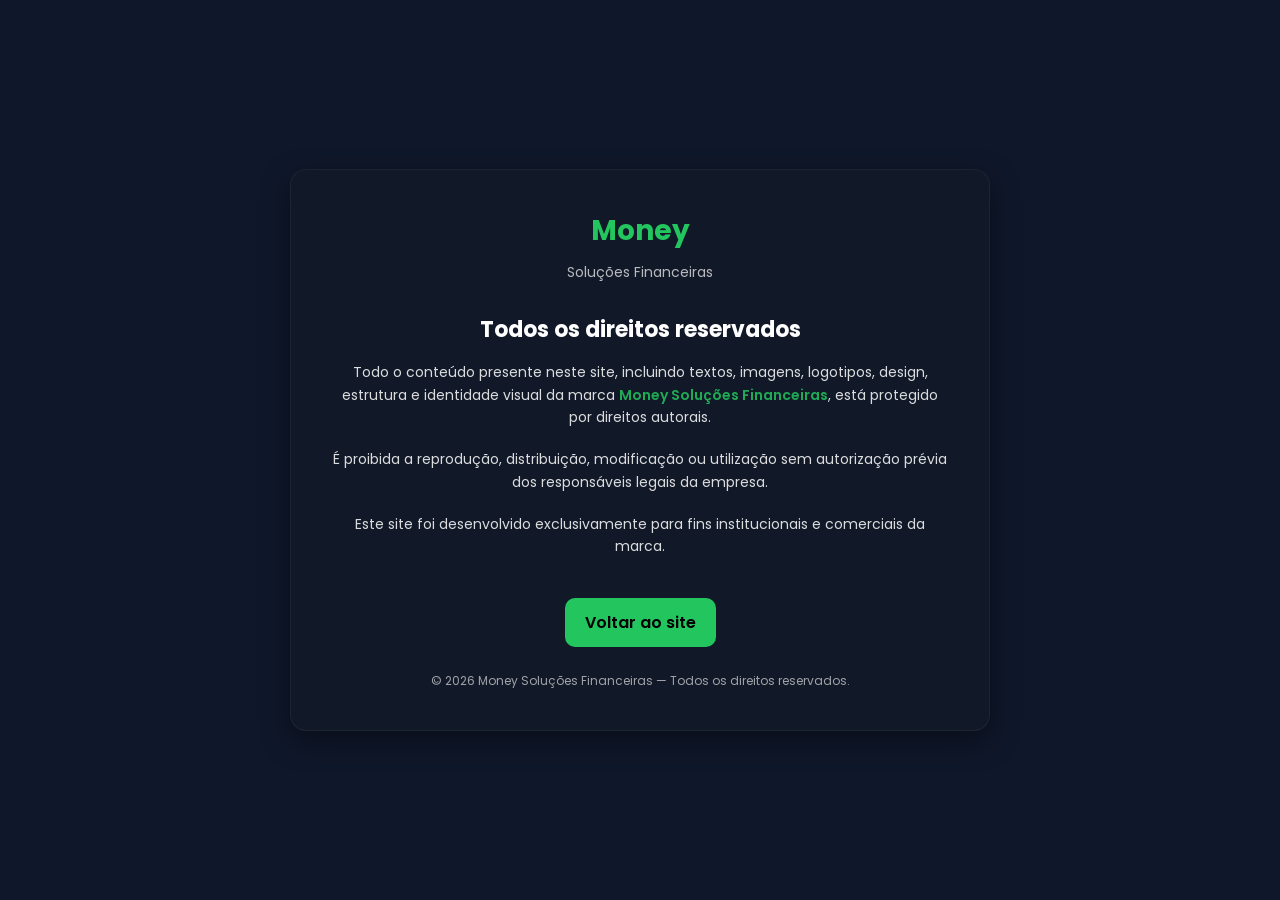
<file: direitos.html>
<!DOCTYPE html>
<html lang="pt-BR">
<head>
  <meta charset="UTF-8">
  <meta name="viewport" content="width=device-width, initial-scale=1.0">
  <title>Direitos Reservados - Money Soluções Financeiras</title>

  <link rel="preconnect" href="https://fonts.googleapis.com">
  <link rel="preconnect" href="https://fonts.gstatic.com" crossorigin>
  <link href="https://fonts.googleapis.com/css2?family=Poppins:wght@400;500;600;700&display=swap" rel="stylesheet">
  <link rel="shortcut icon" href="favicon_io/transparent-image.png" type="image/x-icon">

  <style>
    * {
      margin: 0;
      padding: 0;
      box-sizing: border-box;
      font-family: "Poppins", sans-serif;
    }

    body {
      background: #0f172a;
      color: #fff;
      display: flex;
      align-items: center;
      justify-content: center;
      min-height: 100vh;
      text-align: center;
      padding: 20px;
    }

    .container {
      max-width: 700px;
      background: #111827;
      padding: 40px;
      border-radius: 16px;
      box-shadow: 0 10px 30px rgba(0,0,0,0.4);
      border: 1px solid rgba(255,255,255,0.05);
    }

    .logo {
      font-size: 28px;
      font-weight: 700;
      color: #22c55e;
      margin-bottom: 10px;
    }

    .subtitle {
      font-size: 14px;
      opacity: 0.7;
      margin-bottom: 30px;
    }

    h1 {
      font-size: 22px;
      margin-bottom: 15px;
    }

    p {
      font-size: 14px;
      line-height: 1.6;
      opacity: 0.85;
      margin-bottom: 20px;
    }

    .highlight {
      color: #22c55e;
      font-weight: 600;
    }

    .btn {
      display: inline-block;
      margin-top: 20px;
      padding: 12px 20px;
      background: #22c55e;
      color: #000;
      font-weight: 600;
      text-decoration: none;
      border-radius: 10px;
      transition: 0.3s;
    }

    .btn:hover {
      background: #16a34a;
      color: #fff;
    }

    footer {
      margin-top: 25px;
      font-size: 12px;
      opacity: 0.6;
    }
  </style>
</head>

<body>

  <div class="container">

    <div class="logo">Money</div>
    <div class="subtitle">Soluções Financeiras</div>

    <h1>Todos os direitos reservados</h1>

    <p>
      Todo o conteúdo presente neste site, incluindo textos, imagens, logotipos,
      design, estrutura e identidade visual da marca <span class="highlight">Money Soluções Financeiras</span>,
      está protegido por direitos autorais.
    </p>

    <p>
      É proibida a reprodução, distribuição, modificação ou utilização sem autorização prévia
      dos responsáveis legais da empresa.
    </p>

    <p>
      Este site foi desenvolvido exclusivamente para fins institucionais e comerciais da marca.
    </p>

    <a href="index.html" class="btn">Voltar ao site</a>

    <footer>
      © 2026 Money Soluções Financeiras — Todos os direitos reservados.
    </footer>

  </div>

</body>
</html>
</file>
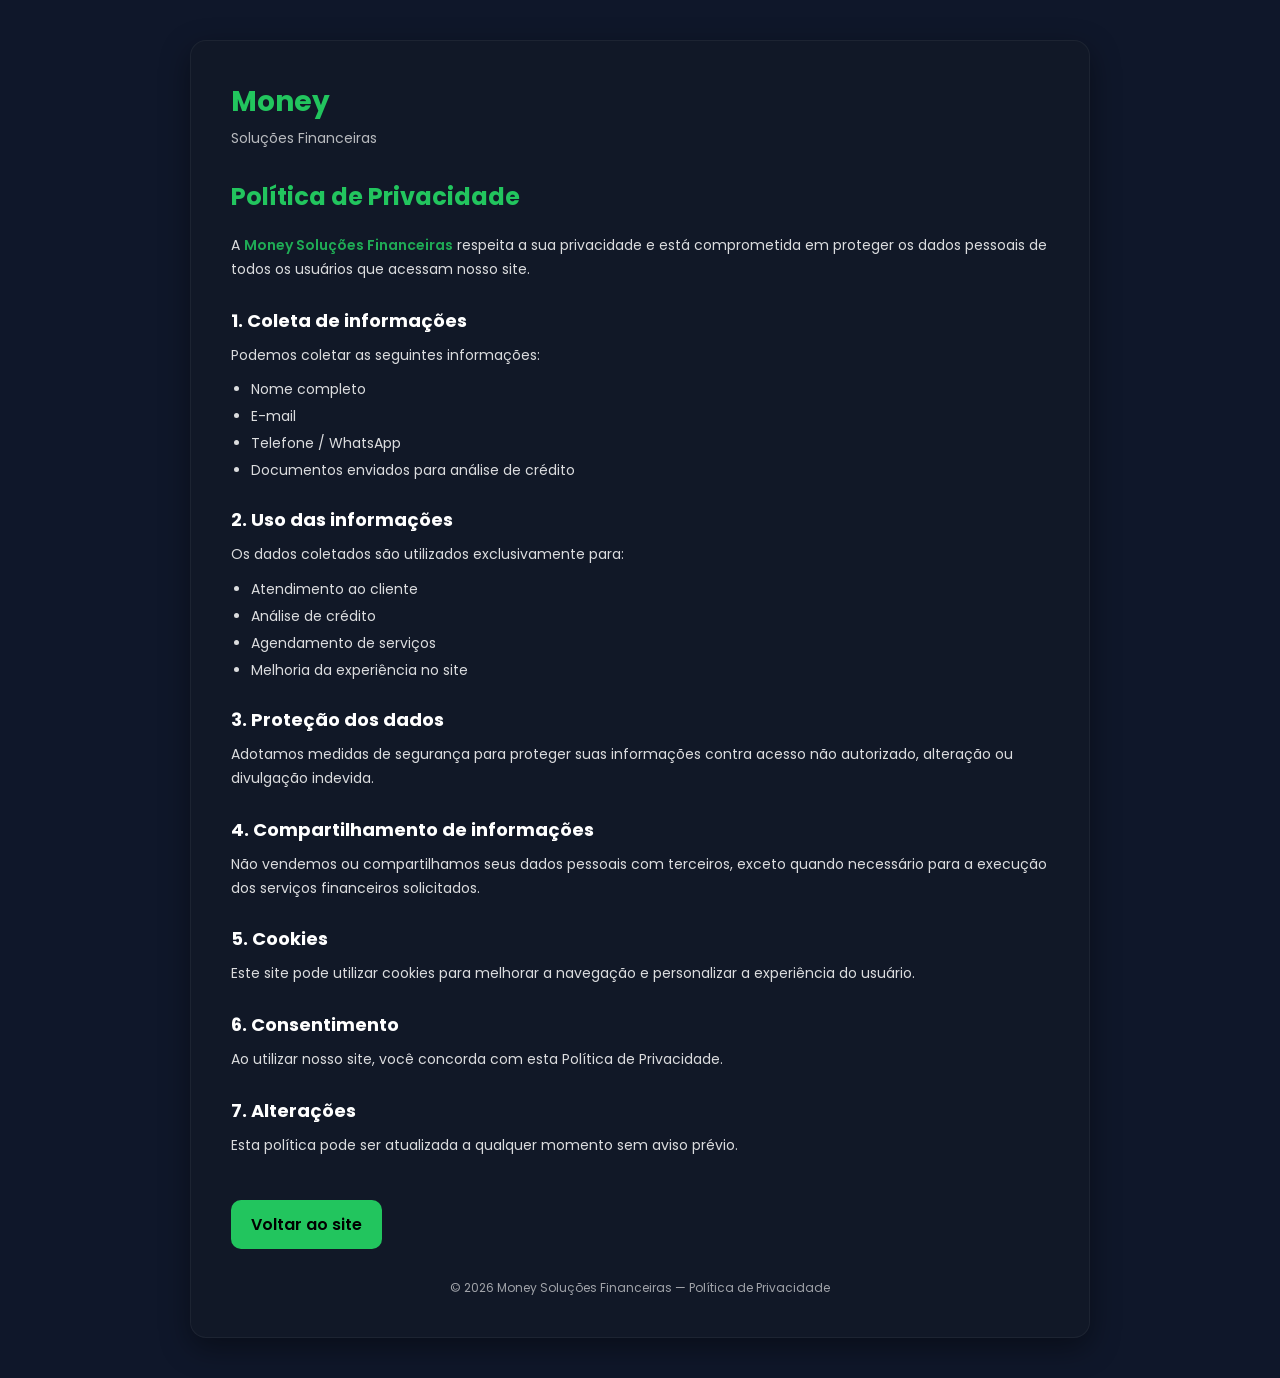
<file: privacidade.html>
<!DOCTYPE html>
<html lang="pt-BR">
<head>
  <meta charset="UTF-8">
  <meta name="viewport" content="width=device-width, initial-scale=1.0">
  <title>Política de Privacidade - Money Soluções Financeiras</title>

  <link rel="preconnect" href="https://fonts.googleapis.com">
  <link rel="preconnect" href="https://fonts.gstatic.com" crossorigin>
  <link href="https://fonts.googleapis.com/css2?family=Poppins:wght@400;500;600;700&display=swap" rel="stylesheet">
  <link rel="shortcut icon" href="favicon_io/transparent-image.png" type="image/x-icon">

  <style>
    * {
      margin: 0;
      padding: 0;
      box-sizing: border-box;
      font-family: "Poppins", sans-serif;
    }

    body {
      background: #0f172a;
      color: #fff;
      padding: 40px 20px;
      display: flex;
      justify-content: center;
    }

    .container {
      max-width: 900px;
      background: #111827;
      padding: 40px;
      border-radius: 16px;
      border: 1px solid rgba(255,255,255,0.05);
      box-shadow: 0 10px 30px rgba(0,0,0,0.4);
    }

    .logo {
      font-size: 28px;
      font-weight: 700;
      color: #22c55e;
      margin-bottom: 5px;
    }

    .subtitle {
      font-size: 14px;
      opacity: 0.7;
      margin-bottom: 30px;
    }

    h1 {
      font-size: 24px;
      margin-bottom: 20px;
      color: #22c55e;
    }

    h2 {
      font-size: 18px;
      margin-top: 25px;
      margin-bottom: 10px;
      color: #ffffff;
    }

    p {
      font-size: 14px;
      line-height: 1.7;
      opacity: 0.85;
      margin-bottom: 12px;
    }

    ul {
      margin-left: 20px;
      margin-bottom: 15px;
    }

    ul li {
      font-size: 14px;
      opacity: 0.85;
      margin-bottom: 6px;
    }

    .highlight {
      color: #22c55e;
      font-weight: 600;
    }

    .btn {
      display: inline-block;
      margin-top: 30px;
      padding: 12px 20px;
      background: #22c55e;
      color: #000;
      font-weight: 600;
      text-decoration: none;
      border-radius: 10px;
      transition: 0.3s;
    }

    .btn:hover {
      background: #16a34a;
      color: #fff;
    }

    footer {
      margin-top: 30px;
      font-size: 12px;
      opacity: 0.6;
      text-align: center;
    }
  </style>
</head>

<body>

  <div class="container">

    <div class="logo">Money</div>
    <div class="subtitle">Soluções Financeiras</div>

    <h1>Política de Privacidade</h1>

    <p>
      A <span class="highlight">Money Soluções Financeiras</span> respeita a sua privacidade e está comprometida em proteger os dados pessoais de todos os usuários que acessam nosso site.
    </p>

    <h2>1. Coleta de informações</h2>
    <p>Podemos coletar as seguintes informações:</p>
    <ul>
      <li>Nome completo</li>
      <li>E-mail</li>
      <li>Telefone / WhatsApp</li>
      <li>Documentos enviados para análise de crédito</li>
    </ul>

    <h2>2. Uso das informações</h2>
    <p>
      Os dados coletados são utilizados exclusivamente para:
    </p>
    <ul>
      <li>Atendimento ao cliente</li>
      <li>Análise de crédito</li>
      <li>Agendamento de serviços</li>
      <li>Melhoria da experiência no site</li>
    </ul>

    <h2>3. Proteção dos dados</h2>
    <p>
      Adotamos medidas de segurança para proteger suas informações contra acesso não autorizado, alteração ou divulgação indevida.
    </p>

    <h2>4. Compartilhamento de informações</h2>
    <p>
      Não vendemos ou compartilhamos seus dados pessoais com terceiros, exceto quando necessário para a execução dos serviços financeiros solicitados.
    </p>

    <h2>5. Cookies</h2>
    <p>
      Este site pode utilizar cookies para melhorar a navegação e personalizar a experiência do usuário.
    </p>

    <h2>6. Consentimento</h2>
    <p>
      Ao utilizar nosso site, você concorda com esta Política de Privacidade.
    </p>

    <h2>7. Alterações</h2>
    <p>
      Esta política pode ser atualizada a qualquer momento sem aviso prévio.
    </p>

    <a href="index.html" class="btn">Voltar ao site</a>

    <footer>
      © 2026 Money Soluções Financeiras — Política de Privacidade
    </footer>

  </div>

</body>
</html>
</file>
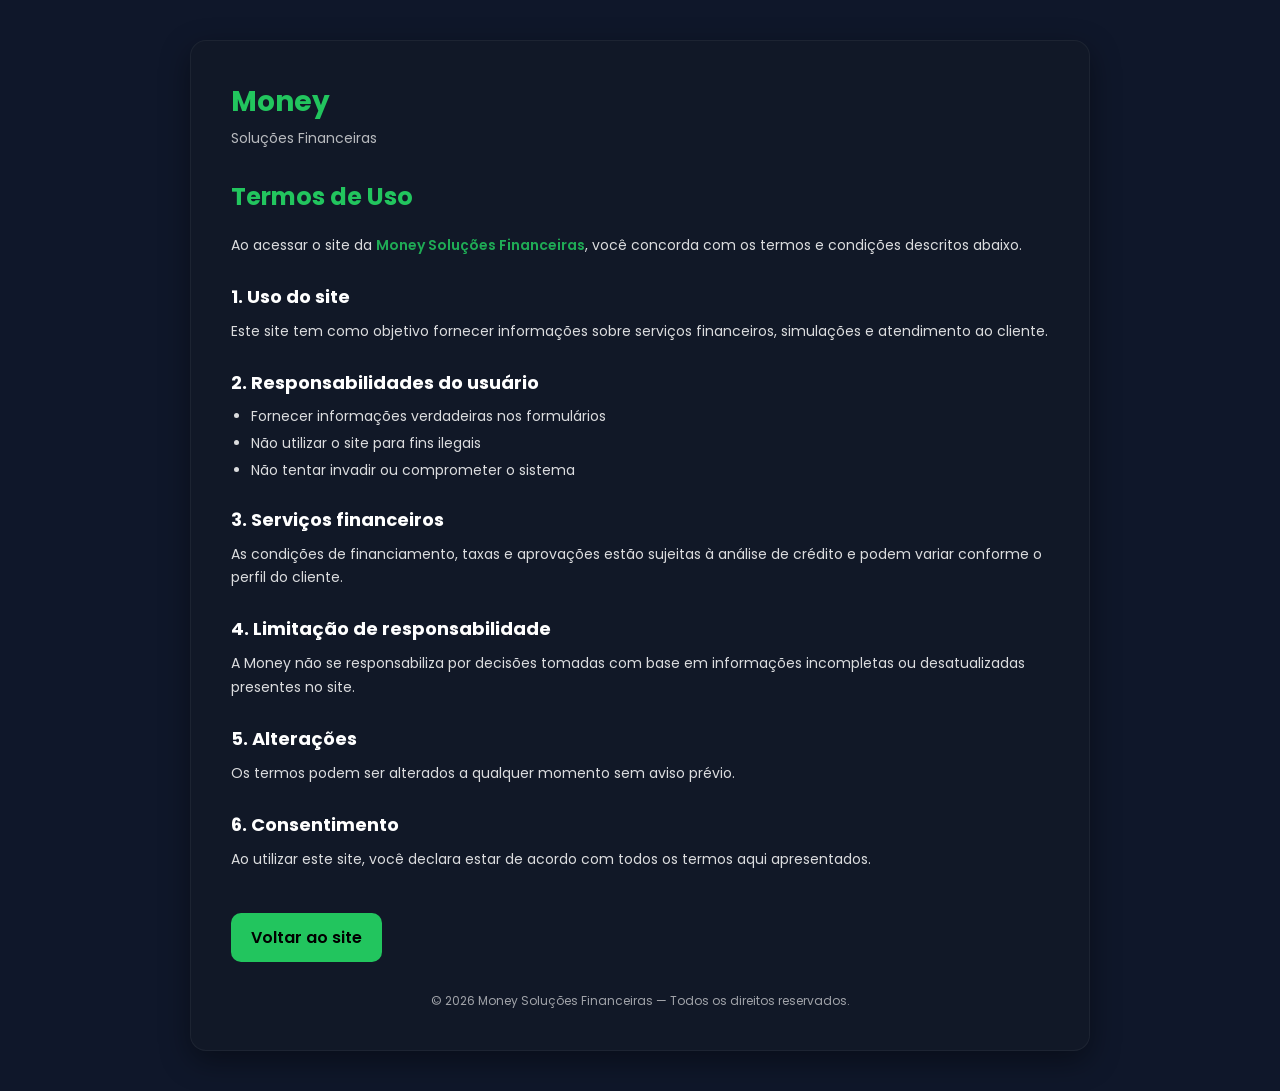
<file: termos.html>
<!DOCTYPE html>
<html lang="pt-BR">
<head>
  <meta charset="UTF-8">
  <meta name="viewport" content="width=device-width, initial-scale=1.0">
  <title>Termos de Uso - Money Soluções Financeiras</title>

  <link rel="preconnect" href="https://fonts.googleapis.com">
  <link rel="preconnect" href="https://fonts.gstatic.com" crossorigin>
  <link href="https://fonts.googleapis.com/css2?family=Poppins:wght@400;500;600;700&display=swap" rel="stylesheet">
  <link rel="shortcut icon" href="favicon_io/transparent-image.png" type="image/x-icon">

  <style>
    * {
      margin: 0;
      padding: 0;
      box-sizing: border-box;
      font-family: "Poppins", sans-serif;
    }

    body {
      background: #0f172a;
      color: #fff;
      padding: 40px 20px;
      display: flex;
      justify-content: center;
    }

    .container {
      max-width: 900px;
      background: #111827;
      padding: 40px;
      border-radius: 16px;
      border: 1px solid rgba(255,255,255,0.05);
      box-shadow: 0 10px 30px rgba(0,0,0,0.4);
    }

    .logo {
      font-size: 28px;
      font-weight: 700;
      color: #22c55e;
      margin-bottom: 5px;
    }

    .subtitle {
      font-size: 14px;
      opacity: 0.7;
      margin-bottom: 30px;
    }

    h1 {
      font-size: 24px;
      margin-bottom: 20px;
      color: #22c55e;
    }

    h2 {
      font-size: 18px;
      margin-top: 25px;
      margin-bottom: 10px;
    }

    p {
      font-size: 14px;
      line-height: 1.7;
      opacity: 0.85;
      margin-bottom: 12px;
    }

    ul {
      margin-left: 20px;
      margin-bottom: 15px;
    }

    ul li {
      font-size: 14px;
      opacity: 0.85;
      margin-bottom: 6px;
    }

    .highlight {
      color: #22c55e;
      font-weight: 600;
    }

    .btn {
      display: inline-block;
      margin-top: 30px;
      padding: 12px 20px;
      background: #22c55e;
      color: #000;
      font-weight: 600;
      text-decoration: none;
      border-radius: 10px;
      transition: 0.3s;
    }

    .btn:hover {
      background: #16a34a;
      color: #fff;
    }

    footer {
      margin-top: 30px;
      font-size: 12px;
      opacity: 0.6;
      text-align: center;
    }
  </style>
</head>

<body>

  <div class="container">

    <div class="logo">Money</div>
    <div class="subtitle">Soluções Financeiras</div>

    <h1>Termos de Uso</h1>

    <p>
      Ao acessar o site da <span class="highlight">Money Soluções Financeiras</span>, você concorda com os termos e condições descritos abaixo.
    </p>

    <h2>1. Uso do site</h2>
    <p>
      Este site tem como objetivo fornecer informações sobre serviços financeiros, simulações e atendimento ao cliente.
    </p>

    <h2>2. Responsabilidades do usuário</h2>
    <ul>
      <li>Fornecer informações verdadeiras nos formulários</li>
      <li>Não utilizar o site para fins ilegais</li>
      <li>Não tentar invadir ou comprometer o sistema</li>
    </ul>

    <h2>3. Serviços financeiros</h2>
    <p>
      As condições de financiamento, taxas e aprovações estão sujeitas à análise de crédito e podem variar conforme o perfil do cliente.
    </p>

    <h2>4. Limitação de responsabilidade</h2>
    <p>
      A Money não se responsabiliza por decisões tomadas com base em informações incompletas ou desatualizadas presentes no site.
    </p>

    <h2>5. Alterações</h2>
    <p>
      Os termos podem ser alterados a qualquer momento sem aviso prévio.
    </p>

    <h2>6. Consentimento</h2>
    <p>
      Ao utilizar este site, você declara estar de acordo com todos os termos aqui apresentados.
    </p>

    <a href="index.html" class="btn">Voltar ao site</a>

    <footer>
      © 2026 Money Soluções Financeiras — Todos os direitos reservados.
    </footer>

  </div>

</body>
</html>
</file>
